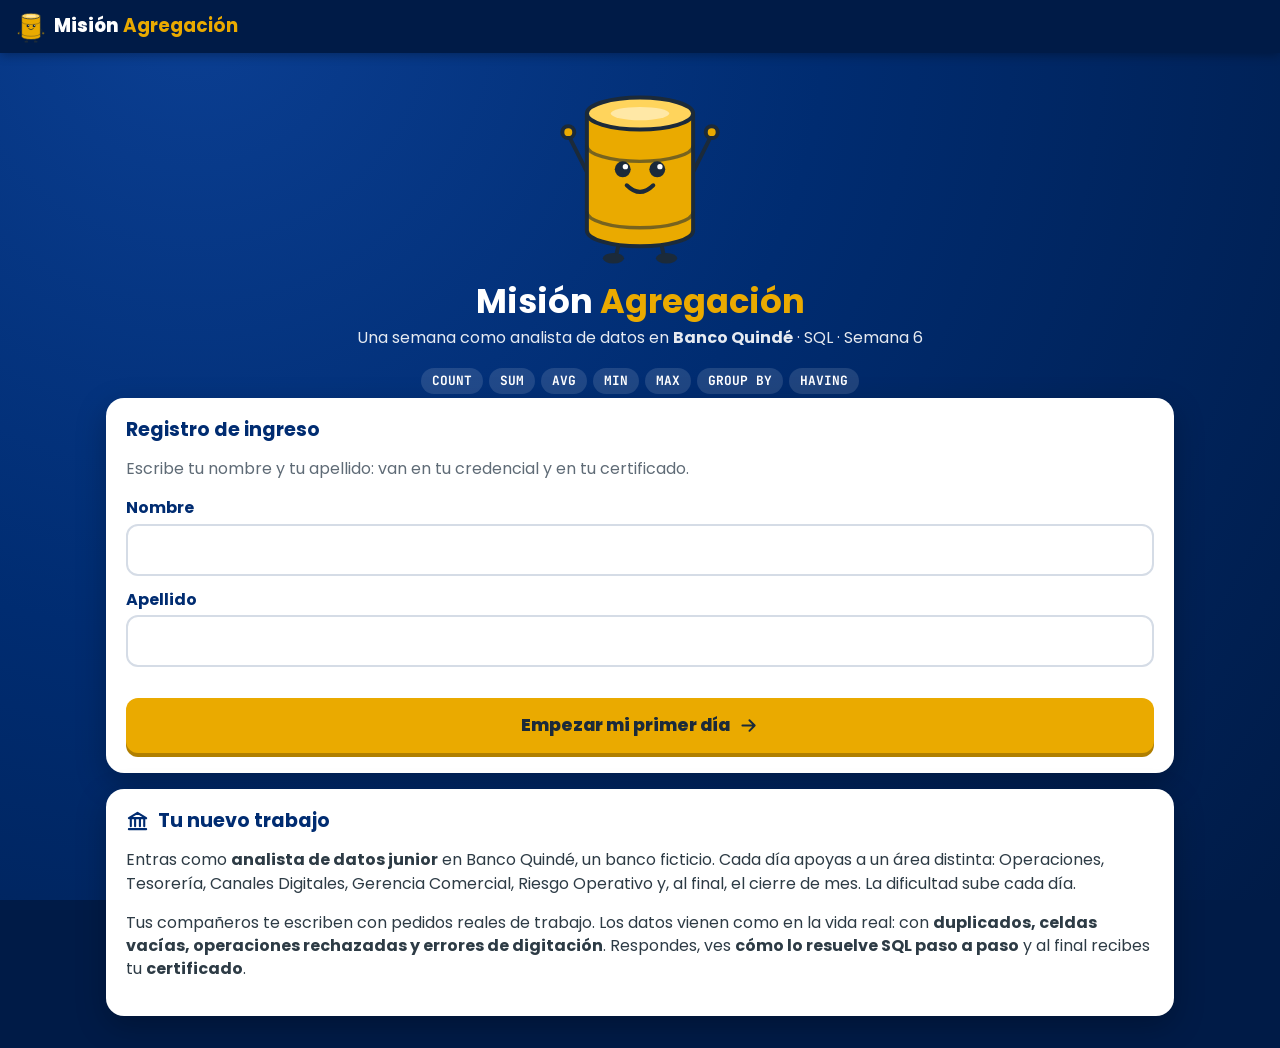
<file: index.html>
<!DOCTYPE html>
<html lang="es">
<head>
<meta charset="utf-8">
<meta name="viewport" content="width=device-width, initial-scale=1">
<meta name="theme-color" content="#002C71">
<title>Misión Agregación · Una semana como analista de datos</title>
<meta name="description" content="Simulación laboral de la Semana 6 de Sistemas de Gestión de Bases de Datos (UIDE): una semana como analista de datos en un banco ficticio con COUNT, SUM, AVG, MIN, MAX, GROUP BY y HAVING.">
<link rel="icon" href="data:image/svg+xml,%3Csvg xmlns='http://www.w3.org/2000/svg' viewBox='0 0 64 64'%3E%3Cpath d='M10 14v36a22 7 0 0 0 44 0V14' fill='%23EAAA00' stroke='%231b2a3a' stroke-width='3'/%3E%3Cellipse cx='32' cy='14' rx='22' ry='7' fill='%23FFD45C' stroke='%231b2a3a' stroke-width='3'/%3E%3Ccircle cx='25' cy='34' r='3.5'/%3E%3Ccircle cx='39' cy='34' r='3.5'/%3E%3Cpath d='M26 42q6 5 12 0' fill='none' stroke='%231b2a3a' stroke-width='3'/%3E%3C/svg%3E">
<link rel="preconnect" href="https://fonts.googleapis.com">
<link rel="preconnect" href="https://fonts.gstatic.com" crossorigin>
<link href="https://fonts.googleapis.com/css2?family=Poppins:wght@400;600;700;800&family=JetBrains+Mono:wght@400;700&display=swap" rel="stylesheet">
<link rel="stylesheet" href="estilos.css">
</head>
<body>
<main id="app"><p class="centro">Cargando…</p></main>
<noscript><p class="centro">Este juego necesita JavaScript activado.</p></noscript>
<script src="datos.js"></script>
<script src="arte.js"></script>
<script src="app.js"></script>
</body>
</html>
</file>
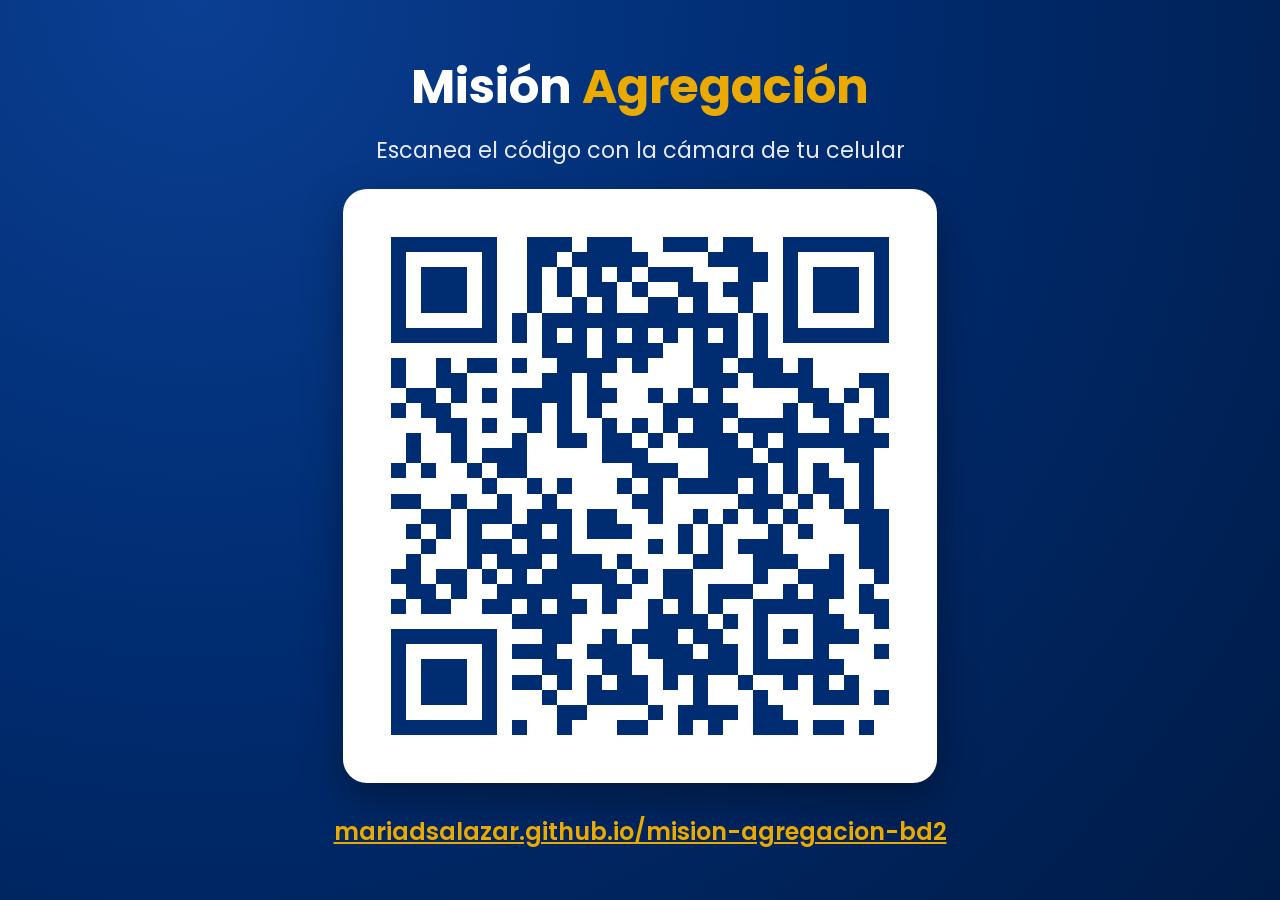
<file: qr.html>
<!DOCTYPE html>
<html lang="es">
<head>
<meta charset="utf-8">
<meta name="viewport" content="width=device-width, initial-scale=1">
<title>Misión Agregación · Código QR</title>
<link rel="preconnect" href="https://fonts.googleapis.com">
<link rel="preconnect" href="https://fonts.gstatic.com" crossorigin>
<link href="https://fonts.googleapis.com/css2?family=Poppins:wght@400;600;800&display=swap" rel="stylesheet">
<style>
  html, body { margin: 0; height: 100%; }
  body { font-family: Poppins, system-ui, sans-serif; color: #fff; display: grid; place-items: center; text-align: center;
    background: radial-gradient(circle at 15% 0%, #0b3f93 0%, #002C71 45%, #001B47 100%); }
  h1 { font-size: clamp(1.8rem, 4vw, 3rem); margin: 0 0 .2em; }
  h1 b { color: #EAAA00; }
  p { margin: 0 0 1em; font-size: clamp(1rem, 2vw, 1.4rem); opacity: .9; }
  .qr { background: #fff; border-radius: 24px; padding: 18px; display: inline-block; box-shadow: 0 16px 40px rgba(0,0,0,.35); }
  .qr img { width: min(62vh, 80vw); height: auto; display: block; image-rendering: pixelated; }
  .url { font-weight: 600; color: #EAAA00; font-size: clamp(1rem, 2.2vw, 1.5rem); margin-top: 1em; word-break: break-all; }
  a { color: inherit; }
</style>
</head>
<body>
<div>
  <h1>Misión <b>Agregación</b></h1>
  <p>Escanea el código con la cámara de tu celular</p>
  <div class="qr"><img src="qr.png" alt="Código QR del juego Misión Agregación"></div>
  <div class="url"><a href="./">mariadsalazar.github.io/mision-agregacion-bd2</a></div>
</div>
</body>
</html>
</file>
<file: estilos.css>
/* Misión Agregación · una semana en Banco Quindé · paleta UIDE (azul, dorado, magenta) */
:root {
  --azul: #002C71; --azul-osc: #001B47; --dorado: #EAAA00; --magenta: #910048;
  --texto: #2D3B45; --suave: #5f6b76; --bien: #1E9E5A; --mal: #C62839; --fondo-card: #fff;
  --mono: 'JetBrains Mono', Consolas, monospace;
  --g1: #002C71; --g2: #C88E00; --g3: #910048; --g4: #1E8C7E; --g5: #6B4FBB;
}
* { box-sizing: border-box; }
html, body { margin: 0; min-height: 100%; }
html { background: var(--azul-osc); }
body {
  font-family: Poppins, system-ui, sans-serif; color: #fff; line-height: 1.45;
  background: radial-gradient(circle at 15% 0%, #0b3f93 0%, var(--azul) 45%, var(--azul-osc) 100%) fixed;
}
h1, h2, h3 { line-height: 1.2; margin: 0 0 .5em; }
h1 { font-size: 1.7rem; }
h2 { font-size: 1.2rem; display: flex; align-items: center; gap: .45em; }
.ic { width: 1.2em; height: 1.2em; vertical-align: -.22em; flex: none; }
.suave { color: var(--suave); }
.centro { text-align: center; }
.oculto { display: none !important; }

.top { display: flex; align-items: center; justify-content: space-between; gap: 10px; padding: 10px 16px; background: rgba(0, 0, 0, .25); position: sticky; top: 0; z-index: 10; }
.logo { display: flex; align-items: center; gap: 8px; font-weight: 800; font-size: 1.15rem; }
.logo .dato { width: 30px; }
.logo b { color: var(--dorado); }
.jugador { font-size: .82rem; text-align: right; opacity: .9; }
.jugador b { color: var(--dorado); }
main { padding: 16px; max-width: 1100px; margin: 0 auto; }

.card { background: var(--fondo-card); color: var(--texto); border-radius: 18px; padding: 20px; box-shadow: 0 10px 30px rgba(0, 0, 0, .25); margin-bottom: 16px; }
.card h2 { color: var(--azul); }

.btn {
  font: inherit; font-weight: 800; border: 0; border-radius: 12px; padding: 12px 22px; cursor: pointer;
  background: var(--dorado); color: #1b2a3a; box-shadow: 0 4px 0 #b07f00; transition: transform .08s;
  display: inline-flex; align-items: center; gap: .5em; justify-content: center;
}
.btn:active:not(:disabled) { transform: translateY(3px); box-shadow: 0 1px 0 #b07f00; }
.btn:disabled { opacity: .45; cursor: default; }
.btn.sec { background: #fff; color: var(--azul); box-shadow: 0 4px 0 #9aa8bd; }
.btn.azul { background: var(--azul); color: #fff; box-shadow: 0 4px 0 #00163a; }
.btn.grande { width: 100%; font-size: 1.1rem; padding: 15px; }
.fila-btn { display: flex; gap: 10px; flex-wrap: wrap; margin-top: 14px; }
.fila-btn .btn { flex: 1 1 auto; }

/* ---------- inicio ---------- */
.portada { text-align: center; padding-top: 10px; }
.portada .dato { width: 140px; animation: flota 3s ease-in-out infinite; }
.portada h1 { font-size: 2.1rem; margin: 8px 0 4px; }
.portada h1 b { color: var(--dorado); }
.portada p { margin: 0 0 18px; opacity: .9; }
@keyframes flota { 50% { transform: translateY(-8px); } }
label { display: block; font-weight: 700; margin: 12px 0 4px; color: var(--azul); }
input[type=text] {
  width: 100%; font: inherit; font-size: 1.05rem; padding: 12px 14px; border: 2px solid #d5dce6; border-radius: 12px; color: var(--texto);
}
input[type=text]:focus { outline: none; border-color: var(--dorado); }
.aviso { color: var(--mal); min-height: 1.3em; font-weight: 600; margin: .6em 0 0; }
.chips-niveles { display: flex; flex-wrap: wrap; gap: 6px; justify-content: center; margin: 14px 0 4px; }
.chip { display: inline-flex; align-items: center; gap: 5px; padding: 4px 11px; border-radius: 999px; background: #eef1f6; color: var(--azul); font-size: .8rem; font-weight: 700; font-family: var(--mono); }
.chip.oscuro { background: rgba(255, 255, 255, .12); color: #fff; }

/* ---------- mapa ---------- */
.mapa { position: relative; display: flex; flex-direction: column; gap: 14px; }
.nodo {
  display: grid; grid-template-columns: 64px 1fr auto; align-items: center; gap: 14px; text-align: left;
  background: #fff; color: var(--texto); border: 0; border-radius: 18px; padding: 14px 16px; font: inherit; cursor: pointer;
  box-shadow: 0 6px 18px rgba(0, 0, 0, .25); transition: transform .12s;
}
.nodo:not(:disabled):hover { transform: translateY(-2px); }
.nodo .medalla { width: 64px; height: 64px; border-radius: 50%; display: grid; place-items: center; background: var(--azul); color: #fff; font-size: 1.6rem; position: relative; }
.nodo .medalla .num { position: absolute; bottom: -4px; right: -4px; background: var(--dorado); color: #1b2a3a; font-size: .75rem; font-weight: 800; border-radius: 999px; padding: 1px 7px; }
.nodo.actual .medalla { background: var(--dorado); color: #1b2a3a; animation: late 1.6s ease-in-out infinite; }
.nodo.hecho .medalla { background: var(--bien); }
.nodo:disabled { opacity: .55; cursor: default; }
.nodo:disabled .medalla { background: #9aa8bd; }
.nodo b { display: block; color: var(--azul); font-size: 1.05rem; }
.nodo small { color: var(--suave); }
.estrellas { display: flex; gap: 2px; color: #d5dce6; font-size: 1.2rem; }
.estrellas .on { color: var(--dorado); }
@keyframes late { 50% { box-shadow: 0 0 0 10px rgba(234, 170, 0, .25); } }
.progreso { height: 10px; border-radius: 99px; background: rgba(255, 255, 255, .18); overflow: hidden; margin: 6px 0 16px; }
.progreso i { display: block; height: 100%; background: var(--dorado); border-radius: 99px; transition: width .5s; }

/* ---------- oficina: gafete, indicadores y mensajes ---------- */
.gafete { display: flex; align-items: center; gap: 14px; background: #fff; color: var(--texto); border-radius: 16px; padding: 12px 16px; border-top: 7px solid var(--dorado); box-shadow: 0 8px 22px rgba(0, 0, 0, .25); margin-bottom: 14px; }
.card .gafete { box-shadow: none; border: 1.5px solid #dfe5ee; border-top: 7px solid var(--dorado); }
.gafete .foto { width: 58px; height: 58px; border-radius: 12px; background: #eef3fb; color: var(--azul); display: grid; place-items: center; flex: none; }
.gafete .foto .ic { width: 34px; height: 34px; }
.gafete .quien { min-width: 0; }
.gafete .quien b { display: block; color: var(--azul); font-size: 1.05rem; overflow: hidden; text-overflow: ellipsis; white-space: nowrap; }
.gafete .cargo { display: block; color: var(--magenta); font-weight: 700; font-size: .85rem; }
.gafete small { display: block; color: var(--suave); font-size: .75rem; }
.gafete .banco { margin-left: auto; display: flex; flex-direction: column; align-items: center; color: var(--azul); font-weight: 800; font-size: .75rem; text-align: center; flex: none; }
.gafete .banco .ic { width: 30px; height: 30px; color: var(--dorado); }
.kpis { display: grid; grid-template-columns: repeat(3, 1fr); gap: 10px; margin-bottom: 16px; }
.kpi { background: rgba(255, 255, 255, .1); border-radius: 14px; padding: 10px 6px; text-align: center; font-size: .78rem; line-height: 1.25; }
.kpi b { display: block; font-size: 1.45rem; color: var(--dorado); margin-bottom: 2px; }
.msj { display: flex; gap: 10px; align-items: flex-start; margin-bottom: 14px; }
.avatar { width: 44px; height: 44px; border-radius: 50%; display: grid; place-items: center; color: #fff; font-weight: 800; font-size: .95rem; flex: none; box-shadow: 0 0 0 3px #fff, 0 2px 8px rgba(0, 0, 0, .25); }
.burbuja { flex: 1; min-width: 0; background: #eef3fb; border-radius: 4px 16px 16px 16px; padding: 10px 14px; }
.burbuja .de { display: flex; flex-wrap: wrap; align-items: baseline; gap: 2px 8px; font-size: .78rem; color: var(--suave); margin-bottom: 4px; }
.burbuja .de b { color: var(--azul); font-size: .9rem; }
.burbuja .hora { margin-left: auto; font-family: var(--mono); }
.burbuja p { margin: 0; font-weight: 600; }
.burbuja .pregunta { font-size: 1.08rem; }
.tu-resp { display: flex; align-items: center; gap: 6px; font-weight: 800; color: var(--magenta); margin: 0 0 8px; font-size: .9rem; }
.cita { display: flex; gap: 10px; align-items: center; background: #fff; border-radius: 12px; padding: 8px 10px; margin: 6px 0 8px; }
.cita .avatar { width: 34px; height: 34px; font-size: .78rem; box-shadow: none; }
.caso { display: flex; align-items: center; gap: 12px; background: #f3f6fb; border-radius: 14px; padding: 12px 14px; margin-bottom: 12px; font-size: .9rem; }
.caso .ic { width: 2em; height: 2em; color: var(--magenta); }
.caso b { color: var(--azul); display: block; }

/* ---------- tabla de datos ---------- */
.tabla-wrap { overflow-x: auto; border-radius: 12px; border: 1.5px solid #dfe5ee; }
table.datos { border-collapse: collapse; width: 100%; font-size: .86rem; font-family: var(--mono); }
table.datos th { background: var(--azul); color: #fff; font-weight: 700; padding: 7px 10px; text-align: left; white-space: nowrap; transition: background .3s; }
table.datos td { padding: 6px 10px; border-top: 1px solid #e6ebf2; white-space: nowrap; transition: opacity .35s, background .35s; }
table.datos td.n { text-align: right; }
table.datos td.nulo { color: #b07f00; font-style: italic; }
table.datos th.hl { background: var(--dorado); color: #1b2a3a; }
table.datos td.hl { background: #fdf3d6; font-weight: 700; }
table.datos td.nulo.hl { background: #fde6ee; color: var(--magenta); }
table.datos td.est-ok { color: #146b3d; font-weight: 700; }
table.datos td.est-no { color: var(--mal); font-weight: 700; background: #fdecee; }
table.datos td .nocuenta { font-family: Poppins, sans-serif; font-size: .7rem; font-weight: 700; color: var(--magenta); margin-left: 6px; }
table.datos tr.fuera td { opacity: .25; text-decoration: line-through; }
table.datos tr.gfuera td { opacity: .3; }
table.datos tr.estrella td { background: #fdf3d6; }
table.datos tr.estrella td.hl { background: var(--dorado); color: #1b2a3a; }
table.datos tr.cab-grupo td { font-family: Poppins, sans-serif; font-weight: 800; font-size: .8rem; color: #fff; padding: 5px 10px; }
table.datos tr.cab-grupo.gfuera td { opacity: .45; }
table.datos tr.g td:first-child { box-shadow: inset 5px 0 0 var(--gc); }
.leyenda { font-size: .78rem; color: var(--suave); margin-top: 6px; }

/* ---------- reto ---------- */
.cabeza-reto { display: flex; align-items: center; justify-content: space-between; gap: 10px; margin-bottom: 12px; flex-wrap: wrap; }
.puntos { display: flex; gap: 6px; }
.puntos i { width: 12px; height: 12px; border-radius: 50%; background: rgba(255, 255, 255, .25); }
.puntos i.ok { background: var(--bien); }
.puntos i.no { background: var(--mal); }
.puntos i.ahora { background: var(--dorado); }
.pregunta { font-size: 1.15rem; font-weight: 800; color: var(--azul); margin: 0 0 12px; }
.contexto { font-size: .92rem; color: var(--suave); margin: 0 0 10px; }
.opciones { display: grid; grid-template-columns: repeat(auto-fit, minmax(140px, 1fr)); gap: 10px; }
.op {
  font: inherit; font-weight: 700; font-size: 1.05rem; padding: 14px 12px; border-radius: 14px; border: 2px solid #d5dce6;
  background: #fff; color: var(--azul); cursor: pointer; transition: transform .1s, background .2s, border-color .2s; text-align: center;
}
.op:hover:not(:disabled) { transform: translateY(-2px); border-color: var(--dorado); }
.opciones.de-codigo { grid-template-columns: repeat(auto-fit, minmax(230px, 1fr)); }
.op.cod { font: 700 .88rem/1.5 var(--mono); text-align: left; white-space: pre-wrap; color: var(--texto); }
.op.cod .k { color: #1d4ed8; }
.op.cod .f { color: #a3480b; }
.op.ok { background: #e6f6ec; border-color: var(--bien); color: #146b3d; }
.op.no { background: #fdecee; border-color: var(--mal); color: var(--mal); }
.op:disabled { cursor: default; }

pre.sql { margin: 0; background: #0f1d33; color: #e6edf7; border-radius: 12px; padding: 12px 14px; font: .9rem/1.55 var(--mono); overflow-x: auto; white-space: pre; }
pre.sql .k { color: #7fb4ff; font-weight: 700; }
pre.sql .f { color: #ffcb4d; font-weight: 700; }
pre.sql .s { color: #9fe0a6; }
.lineas { background: #0f1d33; border-radius: 12px; padding: 8px; display: flex; flex-direction: column; gap: 4px; }
.linea { font: .92rem/1.4 var(--mono); color: #e6edf7; background: rgba(255, 255, 255, .05); border: 2px solid transparent; border-radius: 8px; padding: 9px 12px; text-align: left; cursor: pointer; white-space: pre; overflow-x: auto; }
.linea:hover:not(:disabled) { border-color: var(--dorado); }
.linea.ok { border-color: var(--bien); background: rgba(30, 158, 90, .2); }
.linea.no { border-color: var(--mal); background: rgba(198, 40, 57, .25); }
.linea:disabled { cursor: default; }
.linea .k { color: #7fb4ff; font-weight: 700; }
.linea .f { color: #ffcb4d; font-weight: 700; }
.linea .s { color: #9fe0a6; }
.msg { font: .82rem/1.45 var(--mono); color: var(--mal); background: #fdecee; border-radius: 10px; padding: 10px 12px; margin-top: 10px; white-space: pre-wrap; }

.ranuras { display: grid; grid-template-columns: repeat(auto-fit, minmax(120px, 1fr)); gap: 8px; margin-bottom: 12px; }
.ranura { min-height: 52px; border: 2px dashed #c9d3e0; border-radius: 12px; display: flex; align-items: center; justify-content: center; gap: 6px; font: 700 .95rem var(--mono); color: var(--azul); background: #f7f9fc; cursor: pointer; }
.ranura .n { font: 800 .75rem Poppins, sans-serif; color: #fff; background: #9aa8bd; border-radius: 99px; padding: 1px 7px; }
.ranura.llena { border-style: solid; border-color: var(--azul); background: #eef3fb; }
.ranura.llena .n { background: var(--azul); }
.ranura.ok { border-color: var(--bien); background: #e6f6ec; }
.ranura.no { border-color: var(--mal); background: #fdecee; }
.fichas { display: flex; flex-wrap: wrap; gap: 8px; }
.ficha { font: 700 1rem var(--mono); padding: 10px 14px; border-radius: 12px; border: 0; background: var(--dorado); color: #1b2a3a; box-shadow: 0 3px 0 #b07f00; cursor: pointer; }
.ficha:disabled { opacity: .25; cursor: default; }

.clasif { display: flex; flex-direction: column; gap: 10px; }
.cond { display: grid; grid-template-columns: 1fr auto; gap: 10px; align-items: center; background: #f7f9fc; border-radius: 12px; padding: 10px 12px; }
.cond code { font: 700 1rem var(--mono); color: var(--azul); }
.cond .dos { display: flex; gap: 6px; }
.cond button { font: 800 .85rem var(--mono); border: 2px solid #c9d3e0; background: #fff; border-radius: 10px; padding: 8px 10px; cursor: pointer; color: var(--azul); }
.cond button.on { background: var(--azul); color: #fff; border-color: var(--azul); }
.cond button.ok { background: var(--bien); color: #fff; border-color: var(--bien); }
.cond button.no { background: var(--mal); color: #fff; border-color: var(--mal); }
.cond .porque { grid-column: 1 / -1; font-size: .85rem; color: var(--suave); }

/* ---------- retroalimentación ---------- */
.retro { display: grid; grid-template-columns: 120px 1fr; gap: 14px; align-items: center; border-radius: 16px; padding: 14px; margin-top: 14px; animation: entra .35s ease-out; }
.retro.ok { background: #e6f6ec; }
.retro.no { background: #fdecee; }
.retro .dato, .retro .sticker { width: 120px; }
.retro h3 { margin: 0 0 4px; font-size: 1.2rem; }
.retro.ok h3 { color: #146b3d; }
.retro.no h3 { color: var(--mal); }
.retro p { margin: 0 0 6px; }
@keyframes entra { from { opacity: 0; transform: translateY(10px) scale(.98); } }

.paso-a-paso { margin-top: 14px; border-top: 2px dashed #e1e7ef; padding-top: 14px; }
.fases { display: flex; gap: 6px; flex-wrap: wrap; margin-bottom: 10px; }
.fase { font: 800 .8rem var(--mono); padding: 6px 11px; border-radius: 999px; background: #eef1f6; color: #8a95a1; border: 0; cursor: pointer; }
.fase.hecha { background: #dbe5f5; color: var(--azul); }
.fase.actual { background: var(--azul); color: #fff; }
.explicacion-fase { background: #fdf6e3; border-left: 5px solid var(--dorado); border-radius: 0 10px 10px 0; padding: 10px 12px; margin: 10px 0; font-weight: 600; }
.explicacion-fase code { font-family: var(--mono); color: var(--azul); }
.resultado { margin-top: 12px; }
.resultado h3 { font-size: .9rem; color: var(--suave); margin: 0 0 6px; display: flex; align-items: center; gap: 6px; }
table.res { border-collapse: collapse; font: .9rem var(--mono); }
table.res th { background: #eef1f6; color: var(--texto); padding: 5px 12px; border: 1px solid #d5dbe3; text-align: left; }
table.res td { padding: 5px 12px; border: 1px solid #e3e8ee; }

/* ---------- fin de nivel y certificado ---------- */
.fin { text-align: center; }
.fin .dato { width: 150px; }
.fin .estrellas { justify-content: center; font-size: 2.4rem; margin: 8px 0; }
.confeti { position: fixed; inset: 0; pointer-events: none; overflow: hidden; z-index: 50; }
.confeti i { position: absolute; top: -20px; width: 10px; height: 16px; border-radius: 3px; animation: cae linear forwards; }
@keyframes cae { to { transform: translateY(110vh) rotate(720deg); } }
.cert { width: 100%; border-radius: 10px; box-shadow: 0 10px 30px rgba(0, 0, 0, .35); background: #fff; display: block; }

@media (min-width: 760px) { .portada .dato { width: 170px; } }
/* tabla y respuesta lado a lado solo cuando la tabla entra completa */
@media (min-width: 1000px) {
  .reto-cuerpo { display: grid; grid-template-columns: minmax(0, 1.25fr) minmax(0, 1fr); gap: 18px; align-items: start; }
}

/* código sin ligaduras: que >= se vea como se escribe */
pre.sql, code, .linea, .op.cod, table.datos, table.res, .chip, .op.cod, .ficha, .ranura, .fase, .cond code, .msg { font-variant-ligatures: none; font-feature-settings: "liga" 0, "calt" 0; }
.jugador { max-width: 52vw; overflow: hidden; text-overflow: ellipsis; white-space: nowrap; }
.jugador b { display: block; overflow: hidden; text-overflow: ellipsis; }
.logo span { white-space: nowrap; }
.top { background: #001B47; box-shadow: 0 2px 10px rgba(0, 0, 0, .3); }
@media (max-width: 480px) {
  main { padding: 10px 8px; }
  .card { padding: 14px 12px; }
  table.datos { font-size: .68rem; }
  table.datos th, table.datos td { padding: 5px 4px; }
  .pregunta { font-size: 1.05rem; }
  .retro { grid-template-columns: 84px 1fr; gap: 10px; }
  .retro .dato, .retro .sticker { width: 84px; }
  .gafete { padding: 10px 12px; gap: 10px; }
  .gafete .foto { width: 46px; height: 46px; }
  .gafete .banco span { display: none; }
  .kpi b { font-size: 1.2rem; }
  .avatar { width: 38px; height: 38px; font-size: .85rem; }
}

/* ---------- retroalimentación en ventana superpuesta (<dialog>) ---------- */
html:has(dialog[open]) { overflow: hidden; }
#dlg {
  padding: 0; border: 0; border-radius: 20px; background: #fff; color: var(--texto); overflow: hidden;
  width: min(920px, calc(100vw - 32px)); max-width: none;
  max-height: calc(100vh - 32px); max-height: calc(100dvh - 32px); box-shadow: 0 24px 70px rgba(0, 0, 0, .5);
}
#dlg[open] { display: flex; flex-direction: column; animation: aparece .3s ease-out; }
#dlg::backdrop { background: rgba(0, 18, 46, .72); backdrop-filter: blur(3px); }
@keyframes aparece { from { opacity: 0; transform: translateY(28px) scale(.97); } }
.dlg-cuerpo { flex: 1 1 auto; overflow-y: auto; overscroll-behavior: contain; padding: 18px 20px 8px; }
.dlg-cuerpo .retro { margin-top: 0; }
.dlg-cuerpo .explica { margin: 12px 2px 0; font-weight: 600; }
.dlg-pie { flex: none; display: flex; gap: 10px; padding: 12px 20px; border-top: 1px solid #e3e8ef; background: #f7f9fc; }
.dlg-pie .btn.grande { flex: 1; width: auto; }
/* en celular: hoja que sube desde abajo */
@media (max-width: 600px) {
  #dlg { width: 100%; margin: auto 0 0; border-radius: 22px 22px 0 0; max-height: calc(100vh - 36px); max-height: calc(100dvh - 36px); }
  #dlg[open] { animation: sube .3s ease-out; }
  .dlg-cuerpo { padding: 16px 12px 8px; }
  .dlg-pie { padding: 10px 12px calc(10px + env(safe-area-inset-bottom)); }
  .dlg-pie .btn { padding: 13px 14px; font-size: 1rem; }
}
@keyframes sube { from { transform: translateY(100%); } }

/* sombra lateral que avisa que la tabla se puede deslizar */
.tabla-wrap {
  background:
    linear-gradient(90deg, #fff 30%, rgba(255, 255, 255, 0)) 0 0 / 28px 100% no-repeat local,
    linear-gradient(270deg, #fff 30%, rgba(255, 255, 255, 0)) 100% 0 / 28px 100% no-repeat local,
    radial-gradient(farthest-side at 0 50%, rgba(0, 44, 113, .28), transparent) 0 0 / 12px 100% no-repeat scroll,
    radial-gradient(farthest-side at 100% 50%, rgba(0, 44, 113, .28), transparent) 100% 0 / 12px 100% no-repeat scroll;
}

/* ---------- pantallas pequeñas y grandes ---------- */
@media (max-width: 420px) {
  .logo { font-size: 1rem; }
  .jugador { font-size: .72rem; }
  .cabeza-reto .chip { font-size: .72rem; padding: 4px 9px; }
  .cabeza-reto .btn.sec { padding: 9px 14px; }
  .nodo { grid-template-columns: 50px 1fr auto; gap: 10px; padding: 12px; }
  .nodo .medalla { width: 50px; height: 50px; font-size: 1.3rem; }
  .nodo b { font-size: .95rem; }
  .kpis { gap: 6px; }
  .kpi { font-size: .68rem; }
  .cond { grid-template-columns: 1fr; }
  .cond .dos button { flex: 1; }
  .retro { grid-template-columns: 70px 1fr; }
  .retro .dato, .retro .sticker { width: 70px; }
}
@media (min-width: 1400px) {
  html { font-size: 17px; }
  main { max-width: 1240px; }
}
@media (max-width: 380px) { .logo span { display: none; } .jugador { max-width: 80vw; } }
@media (prefers-reduced-motion: reduce) {
  *, *::before, *::after, #dlg[open] { animation: none !important; transition: none !important; }
}
@media (max-width: 420px) {
  .nodo { grid-template-columns: 50px 1fr; row-gap: 6px; }
  .nodo > :last-child { grid-column: 2; justify-self: start; }
}
</file>
